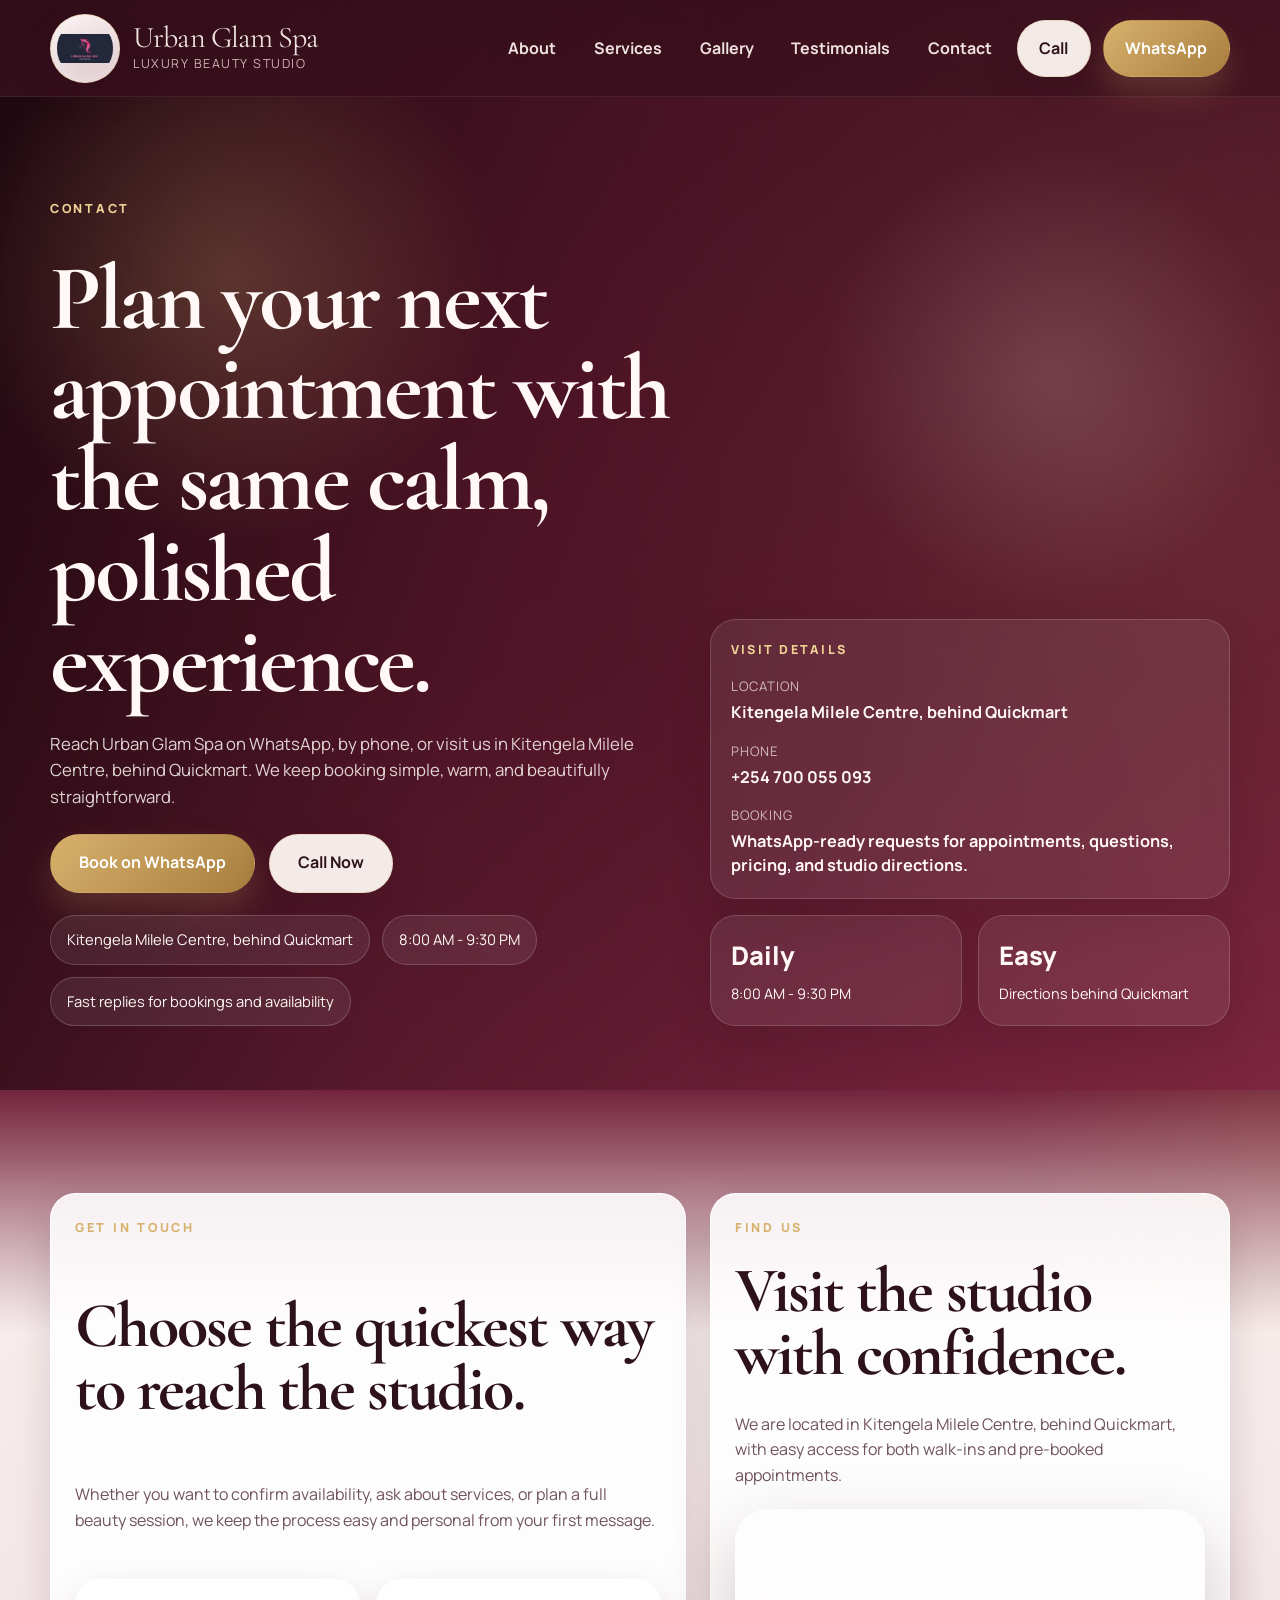
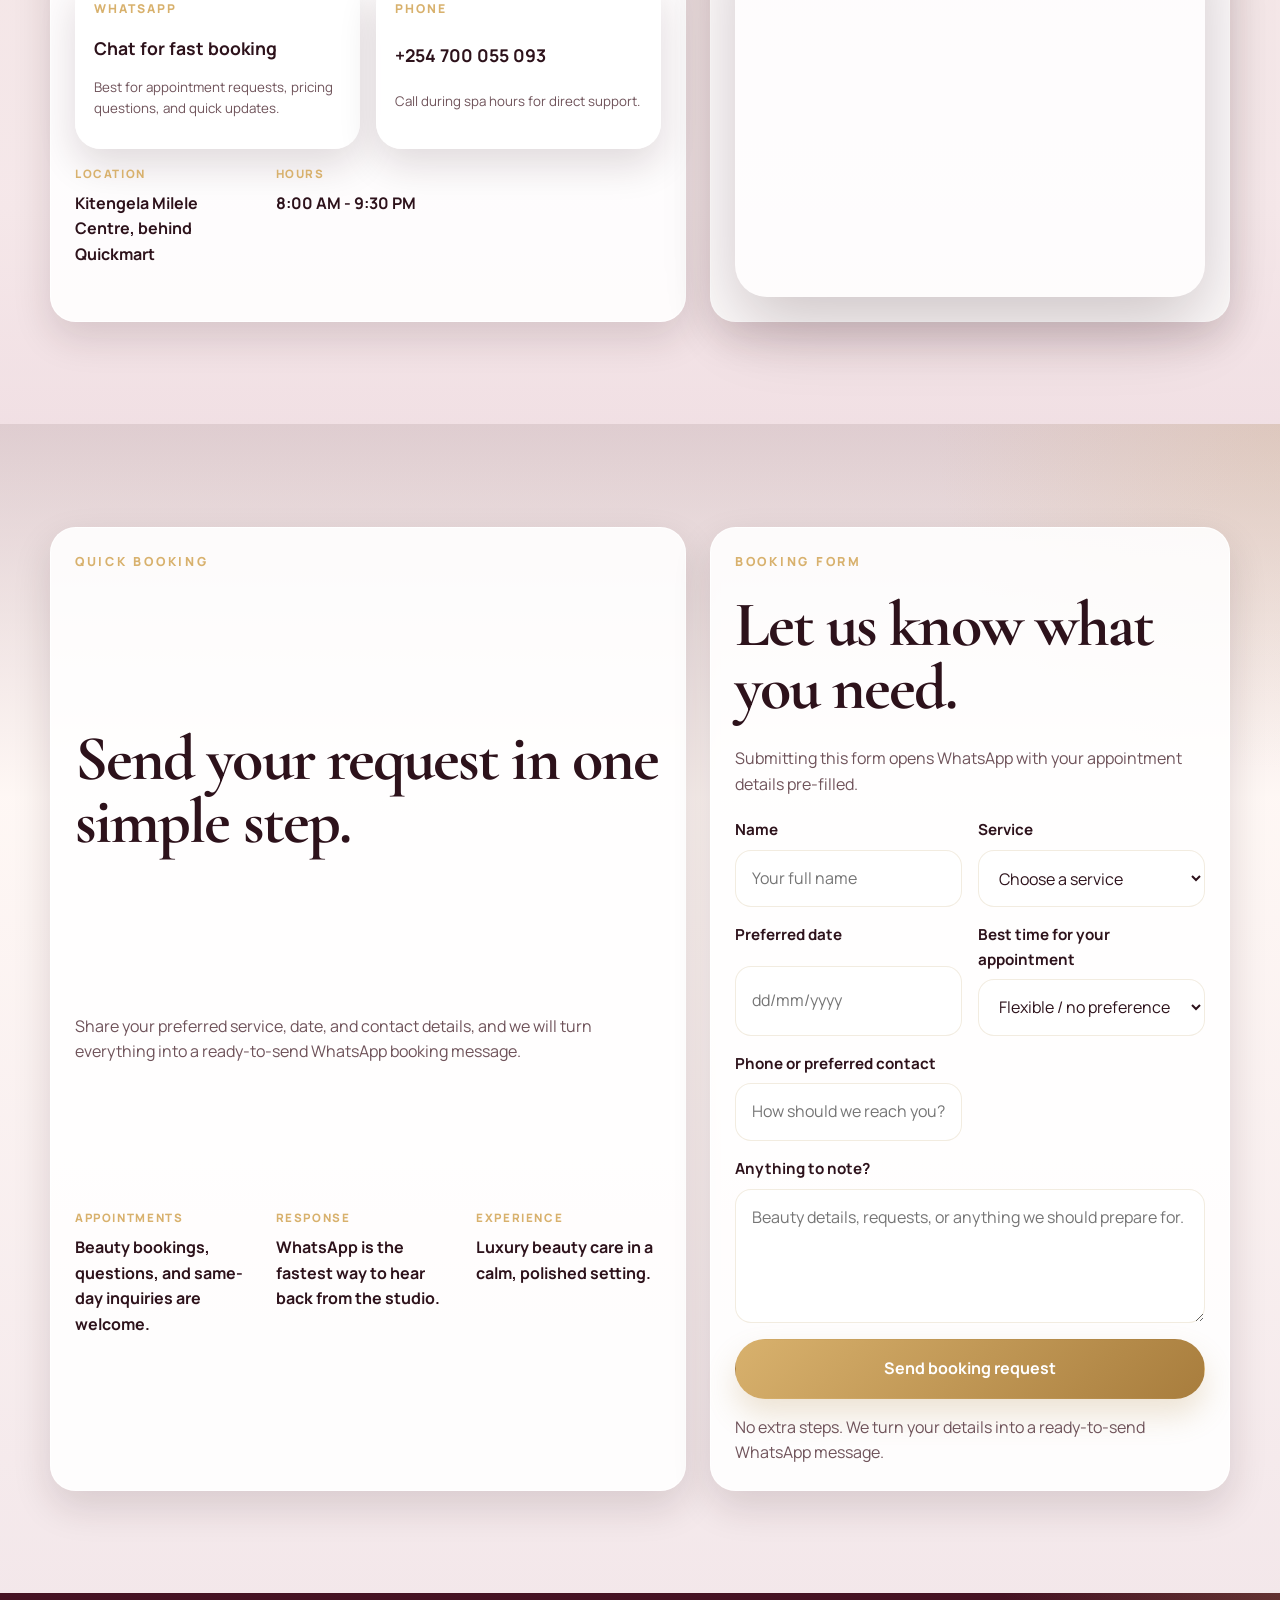
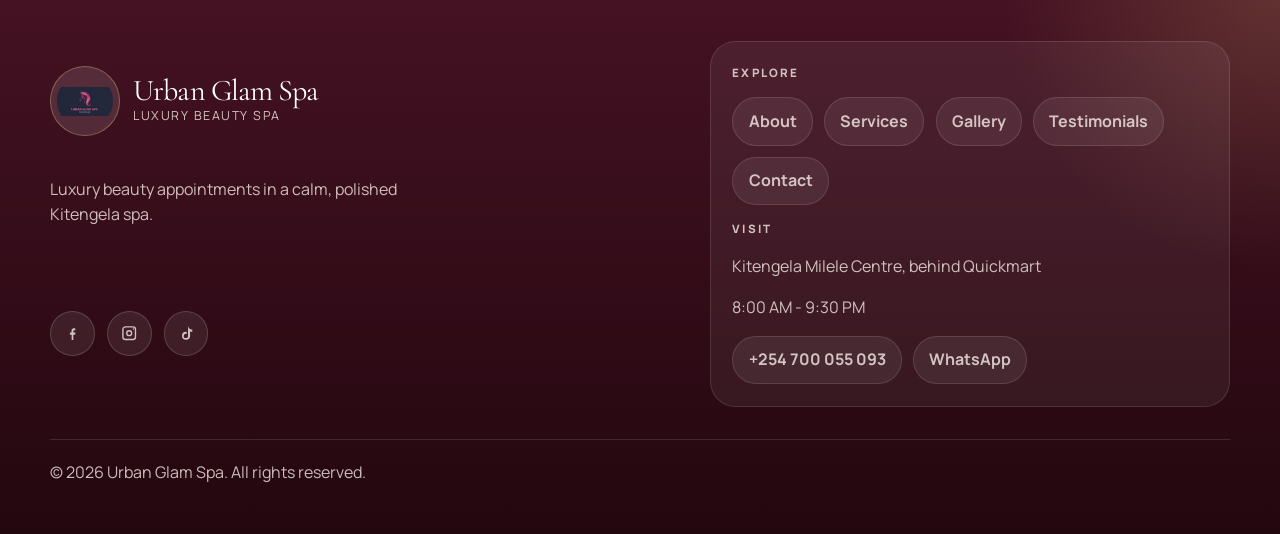
<file: contact.html>
<!DOCTYPE html>
<html lang="en">

<head>
    <meta charset="UTF-8">
    <meta name="viewport" content="width=device-width, initial-scale=1.0">
    <meta name="description"
        content="Contact Urban Glam Spa in Kitengela Milele Centre, behind Quickmart. Book premium beauty appointments by WhatsApp, phone, or visit the spa directly.">
    <meta name="theme-color" content="#4b1325">
    <meta property="og:title" content="Contact Urban Glam Spa | Luxury Beauty Spa in Kitengela">
    <meta name="keywords" content="spa in Kitengela, beauty salon Kitengela, nails, lashes, braiding, Urban Glam Spa">
    <meta property="og:description"
        content="Reach Urban Glam Spa by WhatsApp, phone, or visit our Kitengela beauty spa for premium beauty appointments.">
    <meta property="og:type" content="website">
    <meta property="og:image"
        content="https://images.pexels.com/photos/33580449/pexels-photo-33580449.jpeg?auto=compress&cs=tinysrgb&w=1600">
    <meta name="twitter:card" content="summary_large_image">
    <title>Contact Urban Glam Spa | Luxury Beauty Studio in Kitengela</title>
    <link rel="preconnect" href="https://fonts.googleapis.com">
    <link rel="preconnect" href="https://fonts.gstatic.com" crossorigin>
    <link
        href="https://fonts.googleapis.com/css2?family=Cormorant+Garamond:wght@500;600;700&family=Manrope:wght@400;500;600;700;800&display=swap"
        rel="stylesheet">
    <link rel="stylesheet" href="style.css">
    <link rel="icon"
        href="data:image/svg+xml,%3Csvg xmlns='http://www.w3.org/2000/svg' viewBox='0 0 64 64'%3E%3Crect width='64' height='64' rx='18' fill='%234b1325'/%3E%3Cpath d='M20 18v17c0 7 4 11 12 11s12-4 12-11V18' fill='none' stroke='%23d8b16d' stroke-width='5' stroke-linecap='round'/%3E%3Ccircle cx='32' cy='19' r='4' fill='%23fff5ef'/%3E%3C/svg%3E">
</head>

<body>
    <a class="skip-link" href="#main-content">Skip to content</a>

    <header class="site-header" id="top">
        <div class="container header-inner">
            <a class="brand" href="index.html" aria-label="Urban Glam Spa home">
                <span class="brand-mark" aria-hidden="true">
                    <img class="brand-logo" src="images/urban glam logo.jpeg" alt="" width="1024" height="535">
                </span>
                <span class="brand-copy">
                    <span class="brand-name" data-business-name>Urban Glam Spa</span>
                    <span class="brand-meta">Luxury beauty studio</span>
                </span>
            </a>

            <button class="nav-toggle" id="nav-toggle" aria-expanded="false" aria-controls="site-nav"
                aria-label="Open menu">
                <span></span>
                <span></span>
                <span></span>
            </button>

            <nav class="site-nav" id="site-nav" aria-label="Primary navigation">
                <a href="index.html#about">About</a>
                <a href="index.html#services">Services</a>
                <a href="index.html#gallery">Gallery</a>
                <a href="index.html#testimonials">Testimonials</a>
                <a href="#contact">Contact</a>
                <a class="button button-outline button-nav" href="tel:+254700055093" data-phone-link>Call</a>
                <a class="button button-whatsapp button-nav" href="https://wa.me/254700055093"
                    data-whatsapp-link>WhatsApp</a>
            </nav>
        </div>
    </header>

    <main id="main-content">
        <section class="hero" id="contact-hero"
            style="--hero-image: url('https://images.pexels.com/photos/33580449/pexels-photo-33580449.jpeg?auto=compress&cs=tinysrgb&w=1600');">
            <div class="hero-overlay" aria-hidden="true"></div>
            <div class="container hero-grid">
                <div class="hero-copy" data-reveal>
                    <p class="eyebrow">Contact</p>
                    <h1>Plan your next appointment with the same calm, polished experience.</h1>
                    <p class="hero-lead">
                        Reach Urban Glam Spa on WhatsApp, by phone, or visit us in Kitengela Milele Centre, behind
                        Quickmart. We keep booking simple, warm, and beautifully straightforward.
                    </p>

                    <div class="hero-actions">
                        <a class="button button-whatsapp button-lg" href="https://wa.me/254700055093"
                            data-whatsapp-link>Book on WhatsApp</a>
                        <a class="button button-outline button-lg" href="tel:+254700055093" data-phone-link>Call
                            Now</a>
                    </div>

                    <ul class="hero-trust" role="list">
                        <li data-address>Kitengela Milele Centre, behind Quickmart</li>
                        <li data-hours>8:00 AM - 9:30 PM</li>
                        <li>Fast replies for bookings and availability</li>
                    </ul>
                </div>

                <aside class="hero-panel" data-reveal>
                    <div class="hero-panel-card">
                        <p class="panel-label">Visit Details</p>
                        <div class="panel-stack">
                            <article>
                                <span>Location</span>
                                <strong data-address>Kitengela Milele Centre, behind Quickmart</strong>
                            </article>
                            <article>
                                <span>Phone</span>
                                <strong data-phone-display>+254 700 055 093</strong>
                            </article>
                            <article>
                                <span>Booking</span>
                                <strong>WhatsApp-ready requests for appointments, questions, pricing, and studio
                                    directions.</strong>
                            </article>
                        </div>
                    </div>

                    <div class="hero-badges">
                        <div class="mini-badge">
                            <span class="mini-badge-value">Daily</span>
                            <span class="mini-badge-label" data-hours>8:00 AM - 9:30 PM</span>
                        </div>
                        <div class="mini-badge">
                            <span class="mini-badge-value">Easy</span>
                            <span class="mini-badge-label">Directions behind Quickmart</span>
                        </div>
                    </div>
                </aside>
            </div>
        </section>

        <section class="section section-tint">
            <div class="container booking-grid">
                <div class="contact-panel" data-reveal>
                    <p class="eyebrow">Get In Touch</p>
                    <h2>Choose the quickest way to reach the studio.</h2>
                    <p>
                        Whether you want to confirm availability, ask about services, or plan a full beauty session, we
                        keep the process easy and personal from your first message.
                    </p>

                    <div class="contact-actions">
                        <a class="contact-action-card" href="https://wa.me/254700055093" data-whatsapp-link>
                            <span class="contact-action-label">WhatsApp</span>
                            <strong>Chat for fast booking</strong>
                            <small>Best for appointment requests, pricing questions, and quick updates.</small>
                        </a>

                        <a class="contact-action-card" href="tel:+254700055093" data-phone-link>
                            <span class="contact-action-label">Phone</span>
                            <strong data-phone-display>+254 700 055 093</strong>
                            <small>Call during spa hours for direct support.</small>
                        </a>
                    </div>

                    <div class="contact-details">
                        <article>
                            <span>Location</span>
                            <strong data-address>Kitengela Milele Centre, behind Quickmart</strong>
                        </article>
                        <article>
                            <span>Hours</span>
                            <strong data-hours>8:00 AM - 9:30 PM</strong>
                        </article>



                    </div>
                </div>

                <div class="booking-form-card" data-reveal>
                    <div class="form-header">
                        <p class="eyebrow">Find Us</p>
                        <h2>Visit the studio with confidence.</h2>
                        <p>
                            We are located in Kitengela Milele Centre, behind Quickmart, with easy access for both
                            walk-ins and pre-booked appointments.
                        </p>
                    </div>

                    <div class="about-main-photo">
                        <iframe
                            src="https://www.google.com/maps/embed?pb=!1m18!1m12!1m3!1d3988.4907166289286!2d36.9587875!3d-1.4781119999999999!2m3!1f0!2f0!3f0!3m2!1i1024!2i768!4f13.1!3m3!1m2!1s0x182f9f46666e35a3%3A0x757031e3a46022fc!2sURBAN%20GLAM%20SPA!5e0!3m2!1sen!2ske!4v1776281145841!5m2!1sen!2ske"
                            title="Map to Urban Glam Spa" width="100%" height="380" style="border:0;" allowfullscreen
                            loading="lazy" referrerpolicy="no-referrer-when-downgrade"></iframe>
                    </div>
                </div>
            </div>
        </section>

        <section class="section section-cta" id="contact">
            <div class="container booking-grid">
                <div class="contact-panel" data-reveal>
                    <p class="eyebrow">Quick Booking</p>
                    <h2>Send your request in one simple step.</h2>
                    <p>
                        Share your preferred service, date, and contact details, and we will turn everything into a
                        ready-to-send WhatsApp booking message.
                    </p>

                    <div class="contact-details">
                        <article>
                            <span>Appointments</span>
                            <strong>Beauty bookings, questions, and same-day inquiries are welcome.</strong>
                        </article>
                        <article>
                            <span>Response</span>
                            <strong>WhatsApp is the fastest way to hear back from the studio.</strong>
                        </article>
                        <article>
                            <span>Experience</span>
                            <strong>Luxury beauty care in a calm, polished setting.</strong>
                        </article>
                    </div>
                </div>

                <div class="booking-form-card" data-reveal>
                    <div class="form-header">
                        <p class="eyebrow">Booking Form</p>
                        <h2>Let us know what you need.</h2>
                        <p>Submitting this form opens WhatsApp with your appointment details pre-filled.</p>
                    </div>

                    <form class="booking-form" id="booking-form">
                        <div class="form-grid">
                            <label>
                                <span>Name</span>
                                <input type="text" name="name" placeholder="Your full name" required>
                            </label>

                            <label>
                                <span>Service</span>
                                <select name="service" required>
                                    <option value="">Choose a service</option>
                                    <option value="Braiding">Braiding</option>
                                    <option value="Lashes">Lashes</option>
                                    <option value="Weaving">Weaving</option>
                                    <option value="Hair Color &amp; Dye">Hair Color &amp; Dye</option>
                                    <option value="Nails">Nails</option>
                                    <option value="Facial">Facial</option>
                                </select>
                            </label>

                            <label>
                                <span>Preferred date</span>
                                <input type="text" name="date" id="booking-date" inputmode="numeric"
                                    placeholder="dd/mm/yyyy" pattern="\d{2}/\d{2}/\d{4}" maxlength="10"
                                    title="Use dd/mm/yyyy">
                            </label>

                            <label>
                                <span>Best time for your appointment</span>
                                <select name="time" id="booking-time">
                                    <option value="">Flexible / no preference</option>
                                    <optgroup label="Morning">
                                        <option value="8:00 AM">8:00 AM</option>
                                        <option value="8:30 AM">8:30 AM</option>
                                        <option value="9:00 AM">9:00 AM</option>
                                        <option value="9:30 AM">9:30 AM</option>
                                        <option value="10:00 AM">10:00 AM</option>
                                        <option value="10:30 AM">10:30 AM</option>
                                        <option value="11:00 AM">11:00 AM</option>
                                        <option value="11:30 AM">11:30 AM</option>
                                    </optgroup>
                                    <optgroup label="Afternoon">
                                        <option value="12:00 PM">12:00 PM</option>
                                        <option value="12:30 PM">12:30 PM</option>
                                        <option value="1:00 PM">1:00 PM</option>
                                        <option value="1:30 PM">1:30 PM</option>
                                        <option value="2:00 PM">2:00 PM</option>
                                        <option value="2:30 PM">2:30 PM</option>
                                        <option value="3:00 PM">3:00 PM</option>
                                        <option value="3:30 PM">3:30 PM</option>
                                        <option value="4:00 PM">4:00 PM</option>
                                        <option value="4:30 PM">4:30 PM</option>
                                    </optgroup>
                                    <optgroup label="Evening">
                                        <option value="5:00 PM">5:00 PM</option>
                                        <option value="5:30 PM">5:30 PM</option>
                                        <option value="6:00 PM">6:00 PM</option>
                                        <option value="6:30 PM">6:30 PM</option>
                                        <option value="7:00 PM">7:00 PM</option>
                                        <option value="7:30 PM">7:30 PM</option>
                                        <option value="8:00 PM">8:00 PM</option>
                                        <option value="8:30 PM">8:30 PM</option>
                                        <option value="9:00 PM">9:00 PM</option>
                                        <option value="9:30 PM">9:30 PM</option>
                                    </optgroup>
                                </select>
                            </label>

                            <label>
                                <span>Phone or preferred contact</span>
                                <input type="text" name="contact" placeholder="How should we reach you?" required>
                            </label>
                        </div>

                        <label>
                            <span>Anything to note?</span>
                            <textarea name="notes" rows="4"
                                placeholder="Beauty details, requests, or anything we should prepare for."></textarea>
                        </label>

                        <button class="button button-whatsapp button-lg" type="submit">Send booking request</button>
                        <p class="form-note">No extra steps. We turn your details into a ready-to-send WhatsApp
                            message.</p>
                    </form>
                </div>
            </div>
        </section>
    </main>

    <footer class="site-footer">
        <div class="container footer-grid">
            <div class="footer-brand">
                <a class="brand brand-footer" href="index.html">
                    <span class="brand-mark" aria-hidden="true">
                        <img class="brand-logo" src="images/urban glam logo.jpeg" alt="" width="1024" height="535">
                    </span>
                    <span class="brand-copy">
                        <span class="brand-name" data-business-name>Urban Glam Spa</span>
                        <span class="brand-meta">Luxury beauty spa</span>
                    </span>
                </a>
                <p>Luxury beauty appointments in a calm, polished Kitengela spa.</p>
                <div class="social-links" aria-label="Social media">
                    <a class="social-link" href="https://www.facebook.com/share/1GmUrBuKxW/" aria-label="Facebook">
                        <svg viewBox="0 0 24 24" aria-hidden="true">
                            <path fill="currentColor"
                                d="M13.5 21v-7h2.3l.4-2.8h-2.7V9.4c0-.8.2-1.4 1.4-1.4H16V5.6c-.2 0-.9-.1-1.8-.1-1.8 0-3.1 1.1-3.1 3.3v2.4H9v2.8h2.3v7h2.2Z" />
                        </svg>
                    </a>
                    <a class="social-link" href="https://www.instagram.com/urbanglamspa?igsh=MWZmYXN2dnV6aWNyMA=="
                        aria-label="Instagram">
                        <svg viewBox="0 0 24 24" aria-hidden="true">
                            <path fill="none" stroke="currentColor" stroke-width="1.8"
                                d="M7 3.8h10c1.8 0 3.2 1.4 3.2 3.2v10c0 1.8-1.4 3.2-3.2 3.2H7A3.2 3.2 0 0 1 3.8 17V7C3.8 5.2 5.2 3.8 7 3.8Z" />
                            <circle cx="12" cy="12" r="3.2" fill="none" stroke="currentColor" stroke-width="1.8" />
                            <circle cx="17.4" cy="6.6" r="1" fill="currentColor" />
                        </svg>
                    </a>
                    <a class="social-link" href="https://www.tiktok.com/@urbanglamspa?_r=1&_t=ZS-95UuEpwZheH"
                        aria-label="TikTok">
                        <svg viewBox="0 0 24 24" aria-hidden="true">
                            <path fill="currentColor"
                                d="M14.6 3c.3 1.8 1.3 3.2 3 4 .8.4 1.7.6 2.4.6v2.6c-1 0-2-.2-2.9-.5v5.7a5.3 5.3 0 1 1-5.3-5.3c.3 0 .6 0 .9.1v2.8a2.8 2.8 0 1 0 1.7 2.5V3h2.2Z" />
                        </svg>
                    </a>
                </div>
            </div>

            <div class="footer-panel">
                <p class="footer-label">Explore</p>
                <div class="footer-nav">
                    <a href="index.html#about">About</a>
                    <a href="index.html#services">Services</a>
                    <a href="index.html#gallery">Gallery</a>
                    <a href="index.html#testimonials">Testimonials</a>
                    <a href="#contact">Contact</a>
                </div>

                <p class="footer-label">Visit</p>
                <p class="footer-copy" data-address>Kitengela Milele Centre, behind Quickmart</p>
                <p class="footer-copy" data-hours>8:00 AM - 9:30 PM</p>
                <div class="footer-actions">
                    <a class="footer-action" href="tel:+254700055093" data-phone-link data-phone-display>+254 700 055
                        093</a>
                    <a class="footer-action" href="https://wa.me/254700055093" data-whatsapp-link>WhatsApp</a>
                </div>
            </div>
        </div>

        <div class="container footer-bottom">
            <p>&copy; <span data-year></span> <span data-business-name>Urban Glam Spa</span>. All rights reserved.</p>
        </div>
    </footer>

    <div class="mobile-cta" aria-label="Quick actions">
        <a class="button button-whatsapp" href="https://wa.me/254700055093" data-whatsapp-link>WhatsApp</a>
        <a class="button button-outline" href="tel:+254700055093" data-phone-link>Call</a>
    </div>

    <script type="application/ld+json">
        {
            "@context": "https://schema.org",
            "@type": "BeautySalon",
            "name": "Urban Glam Spa",
            "image": "https://images.pexels.com/photos/33580449/pexels-photo-33580449.jpeg?auto=compress&cs=tinysrgb&w=1600",
            "telephone": "+254700055093",
            "address": {
                "@type": "PostalAddress",
                "streetAddress": "Kitengela Milele Centre, behind Quickmart",
                "addressCountry": "KE"
            },
            "areaServed": "Kitengela",
            "priceRange": "$$"
        }
    </script>

    <script src="script.js"></script>
</body>

</html>
</file>
<file: style.css>
:root {
    --primary: #8f2744;
    --primary-deep: #59162a;
    --primary-soft: #f0dde2;
    --accent: #d8b16d;
    --accent-deep: #a87d3d;
    --bg: #f8f0f0;
    --surface: rgba(255, 249, 246, 0.86);
    --surface-strong: #fff8f5;
    --surface-soft: #f6ecec;
    --text: #2d121b;
    --muted: #6f535a;
    --line: rgba(216, 177, 109, 0.2);
    --success: #25d366;
    --shadow: 0 28px 70px rgba(41, 11, 20, 0.22);
    --shadow-soft: 0 16px 38px rgba(41, 11, 20, 0.14);
    --radius-lg: 1.6rem;
    --radius-md: 1.1rem;
    --transition: 220ms ease;
    --container: 1180px;
    --header-height: 5.4rem;
}

*,
*::before,
*::after {
    box-sizing: border-box;
}

html {
    scroll-behavior: smooth;
}

body {
    margin: 0;
    font-family: "Manrope", sans-serif;
    color: var(--text);
    background:
        radial-gradient(circle at 14% 8%, rgba(143, 39, 68, 0.42), transparent 24%),
        radial-gradient(circle at 88% 12%, rgba(216, 177, 109, 0.2), transparent 16%),
        linear-gradient(180deg, #2b0c17 0%, #4b1325 18%, #7a2842 31%, #f4e9ea 48%, #fcf8f5 100%);
    line-height: 1.6;
    overflow-x: hidden;
}

img {
    display: block;
    max-width: 100%;
}

a {
    color: inherit;
    text-decoration: none;
}

button,
input,
select,
textarea {
    font: inherit;
}

button {
    cursor: pointer;
}

[hidden] {
    display: none !important;
}

.skip-link {
    position: absolute;
    left: 1rem;
    top: -5rem;
    z-index: 999;
    padding: 0.75rem 1rem;
    background: var(--accent);
    color: #fff;
    border-radius: 999px;
    transition: top var(--transition);
}

.skip-link:focus-visible {
    top: 1rem;
}

.container {
    width: min(100% - 2rem, var(--container));
    margin: 0 auto;
}

.section {
    padding: clamp(4.8rem, 8vw, 7rem) 0;
}

.section-tint {
    background:
        radial-gradient(circle at top right, rgba(216, 177, 109, 0.12), transparent 18%),
        linear-gradient(180deg, rgba(89, 22, 42, 0.06) 0%, rgba(255, 249, 246, 0.92) 26%, rgba(240, 221, 226, 0.8) 100%);
}

.section-cta {
    background:
        radial-gradient(circle at top right, rgba(216, 177, 109, 0.18), transparent 20%),
        linear-gradient(180deg, rgba(89, 22, 42, 0.14) 0%, rgba(255, 248, 245, 0.94) 32%, rgba(243, 231, 234, 0.98) 100%);
}

.section-heading {
    max-width: 46rem;
    margin: 0 auto 2.75rem;
    text-align: center;
}

.section-heading-split {
    display: grid;
    gap: 1.25rem;
    align-items: end;
    margin-bottom: 2rem;
}

.eyebrow {
    margin: 0 0 0.75rem;
    color: var(--accent);
    letter-spacing: 0.22em;
    text-transform: uppercase;
    font-size: 0.78rem;
    font-weight: 800;
}

h1,
h2,
h3,
.brand-name {
    font-family: "Cormorant Garamond", serif;
    letter-spacing: -0.03em;
    line-height: 0.98;
    margin: 0;
}

h1 {
    font-size: clamp(3.2rem, 9vw, 5.8rem);
}

h2 {
    font-size: clamp(2.4rem, 6vw, 4rem);
    margin-bottom: 1rem;
}

h3 {
    font-size: clamp(1.55rem, 3vw, 2rem);
    margin-bottom: 0.75rem;
}

p {
    margin: 0;
    color: var(--muted);
}

section[id] {
    scroll-margin-top: calc(var(--header-height) + 1rem);
}

.button {
    display: inline-flex;
    align-items: center;
    justify-content: center;
    gap: 0.5rem;
    min-height: 3.2rem;
    padding: 0.9rem 1.35rem;
    border-radius: 999px;
    border: 1px solid transparent;
    font-weight: 700;
    transition:
        transform var(--transition),
        box-shadow var(--transition),
        background-color var(--transition),
        border-color var(--transition),
        color var(--transition);
}

.button:hover,
.button:focus-visible {
    transform: translateY(-2px);
}

.button:focus-visible,
.nav-toggle:focus-visible,
.filter-button:focus-visible,
.gallery-button:focus-visible,
.slider-button:focus-visible,
.dot:focus-visible,
input:focus-visible,
select:focus-visible,
textarea:focus-visible,
.lightbox-close:focus-visible {
    outline: 2px solid rgba(184, 148, 83, 0.5);
    outline-offset: 3px;
}

.button-primary,
.button-whatsapp {
    color: #fff;
    background: linear-gradient(135deg, var(--accent), var(--accent-deep));
    box-shadow: 0 16px 30px rgba(184, 148, 83, 0.24);
}

.button-outline {
    color: var(--text);
    background: rgba(255, 248, 245, 0.94);
    border-color: rgba(216, 177, 109, 0.24);
    box-shadow: var(--shadow-soft);
}

.button-secondary {
    color: var(--text);
    background: var(--primary-soft);
    border-color: rgba(219, 167, 179, 0.25);
    box-shadow: var(--shadow-soft);
}

.button-lg {
    min-height: 3.7rem;
    padding-inline: 1.75rem;
}

.site-header {
    position: sticky;
    top: 0;
    z-index: 40;
    padding: 0.85rem 0;
}

.site-header::before {
    content: "";
    position: absolute;
    inset: 0;
    background: linear-gradient(135deg, rgba(43, 12, 23, 0.82), rgba(75, 19, 37, 0.68));
    backdrop-filter: blur(18px);
    border-bottom: 1px solid rgba(255, 255, 255, 0.08);
    transition: border-color var(--transition), box-shadow var(--transition), background-color var(--transition);
}

.site-header.is-scrolled::before {
    background: linear-gradient(135deg, rgba(43, 12, 23, 0.94), rgba(75, 19, 37, 0.88));
    border-color: var(--line);
    box-shadow: var(--shadow-soft);
}

.header-inner {
    position: relative;
    display: flex;
    align-items: center;
    justify-content: space-between;
    gap: 1rem;
}

.brand {
    display: inline-flex;
    align-items: center;
    gap: 0.85rem;
    min-width: 0;
}

.brand-mark {
    display: inline-flex;
    flex-shrink: 0;
    align-items: center;
    justify-content: center;
    inline-size: clamp(3.45rem, 8vw, 4.35rem);
    block-size: clamp(3.45rem, 8vw, 4.35rem);
    padding: 0.35rem;
    border-radius: 50%;
    overflow: hidden;
    background: linear-gradient(135deg, rgba(255, 250, 248, 0.99), rgba(242, 225, 229, 0.96));
    border: 1px solid rgba(216, 177, 109, 0.36);
    box-shadow: var(--shadow-soft);
}

.brand-logo {
    display: block;
    width: 100%;
    height: 100%;
    object-fit: contain;
    border-radius: 50%;
    filter: drop-shadow(0 8px 16px rgba(89, 22, 42, 0.16));
}

.brand-copy {
    display: grid;
    gap: 0.05rem;
    min-width: 0;
}

.brand-name {
    font-size: clamp(1.5rem, 4.2vw, 1.88rem);
    color: var(--text);
}

.brand-meta {
    color: var(--muted);
    font-size: 0.78rem;
    letter-spacing: 0.12em;
    text-transform: uppercase;
    white-space: nowrap;
}

.site-header .brand-name,
.site-header .brand-meta,
.site-nav>a:not(.button) {
    color: rgba(255, 244, 239, 0.92);
}

.site-header .brand-meta {
    color: rgba(255, 236, 228, 0.74);
}

.nav-toggle {
    position: relative;
    z-index: 3;
    display: inline-flex;
    flex-direction: column;
    justify-content: center;
    gap: 0.28rem;
    inline-size: 3rem;
    block-size: 3rem;
    border: 1px solid rgba(216, 177, 109, 0.24);
    border-radius: 50%;
    background: rgba(255, 248, 245, 0.14);
    box-shadow: var(--shadow-soft);
}

.nav-toggle span {
    inline-size: 1.15rem;
    block-size: 2px;
    margin-inline: auto;
    background: #fff4ee;
    border-radius: 999px;
    transition: transform var(--transition), opacity var(--transition);
}

.nav-toggle.is-active span:nth-child(1) {
    transform: translateY(6px) rotate(45deg);
}

.nav-toggle.is-active span:nth-child(2) {
    opacity: 0;
}

.nav-toggle.is-active span:nth-child(3) {
    transform: translateY(-6px) rotate(-45deg);
}

.site-nav {
    position: absolute;
    inset: calc(100% + 0.75rem) 0 auto;
    display: grid;
    gap: 0.5rem;
    padding: 1rem;
    background: linear-gradient(180deg, rgba(54, 14, 28, 0.98), rgba(75, 19, 37, 0.98));
    border: 1px solid var(--line);
    border-radius: 1.5rem;
    box-shadow: var(--shadow);
    opacity: 0;
    pointer-events: none;
    transform: translateY(-10px);
    transition: opacity var(--transition), transform var(--transition);
}

.site-nav.is-open {
    opacity: 1;
    pointer-events: auto;
    transform: translateY(0);
}

.site-nav>a:not(.button) {
    padding: 0.75rem 0.35rem;
    font-weight: 700;
}

.site-nav>a:not(.button):hover,
.site-nav>a:not(.button):focus-visible {
    color: var(--accent);
}

.button-nav {
    width: 100%;
}

.hero {
    position: relative;
    isolation: isolate;
    padding: clamp(4rem, 8vw, 6.5rem) 0 3rem;
    min-height: calc(100svh - 2rem);
    display: grid;
    align-items: end;
    background:
        linear-gradient(108deg, rgba(26, 7, 13, 0.9) 0%, rgba(75, 19, 37, 0.72) 42%, rgba(143, 39, 68, 0.36) 100%),
        var(--hero-image) center/cover;
}

.hero-overlay {
    position: absolute;
    inset: 0;
    z-index: -1;
    background:
        radial-gradient(circle at 18% 18%, rgba(216, 177, 109, 0.24), transparent 20%),
        radial-gradient(circle at 82% 28%, rgba(240, 221, 226, 0.16), transparent 18%);
}

.hero-grid {
    display: grid;
    gap: 1.5rem;
    align-items: end;
}

.hero-copy {
    display: grid;
    gap: 1.4rem;
    max-width: 44rem;
}

.hero-copy .eyebrow,
.hero-copy h1,
.hero-panel-card strong,
.hero-panel-card span,
.hero-badges span,
.hero-trust li {
    color: #fff8f7;
}

.hero-copy .eyebrow,
.panel-label {
    color: #f1d395;
}

.hero-lead {
    max-width: 38rem;
    font-size: 1.05rem;
    color: rgba(255, 248, 247, 0.84);
}

.hero-actions {
    display: flex;
    flex-wrap: wrap;
    gap: 0.9rem;
}

.hero-trust {
    display: flex;
    flex-wrap: wrap;
    gap: 0.75rem;
    padding: 0;
    margin: 0;
    list-style: none;
}

.hero-trust li {
    padding: 0.75rem 1rem;
    border: 1px solid rgba(255, 255, 255, 0.18);
    border-radius: 999px;
    background: rgba(255, 255, 255, 0.08);
    backdrop-filter: blur(10px);
    font-size: 0.92rem;
}

.hero-panel {
    display: grid;
    gap: 1rem;
}

.hero-panel-card,
.mini-badge {
    padding: 1.25rem;
    border: 1px solid rgba(255, 255, 255, 0.16);
    border-radius: var(--radius-lg);
    background: rgba(255, 255, 255, 0.08);
    backdrop-filter: blur(12px);
    box-shadow: var(--shadow-soft);
}

.panel-label {
    margin-bottom: 1rem;
    letter-spacing: 0.18em;
    text-transform: uppercase;
    font-size: 0.78rem;
    font-weight: 800;
}

.panel-stack {
    display: grid;
    gap: 1rem;
}

.panel-stack article {
    display: grid;
    gap: 0.25rem;
}

.panel-stack span {
    color: rgba(255, 248, 247, 0.7);
    font-size: 0.82rem;
    letter-spacing: 0.08em;
    text-transform: uppercase;
}

.panel-stack strong {
    font-size: 1.02rem;
    line-height: 1.45;
}

.hero-badges {
    display: grid;
    grid-template-columns: repeat(2, minmax(0, 1fr));
    gap: 1rem;
}

.mini-badge {
    min-height: 6.25rem;
    align-content: end;
}

.mini-badge-value {
    display: block;
    font-size: 1.6rem;
    font-weight: 800;
}

.mini-badge-label {
    display: block;
    margin-top: 0.35rem;
    color: rgba(255, 248, 247, 0.74);
    font-size: 0.9rem;
}
.about-grid,
.booking-grid,
.testimonials-layout {
    display: grid;
    gap: 1.5rem;
}

.about-visuals {
    position: relative;
    display: grid;
    gap: 1rem;
}

.about-main-photo {
    margin: 0;
    min-height: 24rem;
    border-radius: 2rem;
    overflow: hidden;
    box-shadow: var(--shadow);
}

.about-main-photo img {
    inline-size: 100%;
    block-size: 100%;
    object-fit: cover;
}

.about-floating-note,
.about-floating-grid article,
.review-summary,
.contact-action-card,
.booking-form-card,
.testimonial-slider,
.contact-panel {
    border-radius: var(--radius-lg);
    background: rgba(255, 255, 255, 0.88);
    border: 1px solid rgba(255, 255, 255, 0.92);
    box-shadow: var(--shadow-soft);
}

.about-floating-note {
    padding: 1.2rem 1.25rem;
    max-width: 22rem;
}

.note-label {
    display: block;
    margin-bottom: 0.45rem;
    color: var(--accent);
    font-size: 0.76rem;
    font-weight: 800;
    letter-spacing: 0.18em;
    text-transform: uppercase;
}

.about-floating-note strong {
    color: var(--text);
    font-size: 1.05rem;
    line-height: 1.45;
}

.about-floating-grid {
    display: grid;
    gap: 1rem;
}

.about-floating-grid article {
    padding: 1.15rem;
}

.about-floating-grid span,
.contact-details span {
    display: block;
    margin-bottom: 0.45rem;
    color: var(--accent);
    letter-spacing: 0.14em;
    text-transform: uppercase;
    font-size: 0.72rem;
    font-weight: 800;
}

.about-floating-grid strong,
.contact-details strong {
    color: var(--text);
    line-height: 1.45;
}

.about-copy {
    display: grid;
    gap: 1rem;
    align-content: center;
}

.value-grid {
    display: grid;
    gap: 1rem;
    margin-top: 0.6rem;
}

.value-card {
    padding: 1.25rem;
    border-radius: var(--radius-lg);
    background: rgba(255, 255, 255, 0.76);
    border: 1px solid rgba(184, 148, 83, 0.08);
}

.value-card h3 {
    margin-top: 0.9rem;
}

.value-icon,
.service-icon {
    display: inline-grid;
    place-items: center;
    inline-size: 3rem;
    block-size: 3rem;
    border-radius: 1rem;
    color: var(--accent);
    background: linear-gradient(135deg, rgba(255, 245, 242, 0.95), rgba(255, 255, 255, 0.98));
    border: 1px solid rgba(216, 177, 109, 0.22);
    box-shadow: var(--shadow-soft);
}

.value-icon svg,
.service-icon svg {
    inline-size: 1.3rem;
    block-size: 1.3rem;
}

.services-grid {
    display: grid;
    gap: 1rem;
}

#services {
    background:
        radial-gradient(circle at top left, rgba(216, 177, 109, 0.14), transparent 20%),
        linear-gradient(180deg, rgba(255, 248, 245, 0.92) 0%, rgba(246, 236, 236, 0.98) 100%);
}

#services .section-heading {
    padding: clamp(1.4rem, 4vw, 2rem);
    border-radius: calc(var(--radius-lg) + 0.2rem);
    background: rgba(255, 251, 248, 0.84);
    border: 1px solid rgba(255, 255, 255, 0.88);
    box-shadow: var(--shadow-soft);
}

#services .section-heading h2,
#services .service-card h3 {
    color: var(--text);
}

#services .section-heading>p:last-child,
#services .service-card p {
    color: rgba(45, 18, 27, 0.82);
}

.service-card {
    position: relative;
    display: flex;
    flex-direction: column;
    overflow: hidden;
    border-radius: var(--radius-lg);
    background: linear-gradient(180deg, rgba(255, 251, 248, 0.98), rgba(246, 236, 236, 0.94));
    border: 1px solid rgba(216, 177, 109, 0.14);
    box-shadow: var(--shadow-soft);
    transition: transform var(--transition), box-shadow var(--transition), border-color var(--transition);
}

.service-card::before {
    content: "";
    position: absolute;
    inset: auto 0 0;
    height: 4px;
    background: linear-gradient(90deg, transparent, rgba(216, 177, 109, 0.8), transparent);
    opacity: 0;
    transition: opacity var(--transition);
}

.service-card:hover,
.service-card:focus-within {
    transform: translateY(-6px);
    box-shadow: var(--shadow);
    border-color: rgba(216, 177, 109, 0.3);
}

.service-card:hover::before,
.service-card:focus-within::before {
    opacity: 1;
}

.service-card-featured {
    background: linear-gradient(180deg, rgba(244, 231, 234, 0.98), rgba(255, 251, 248, 0.98));
}

.service-card-media {
    position: relative;
    flex-shrink: 0;
    aspect-ratio: 16 / 11;
    overflow: hidden;
    background: var(--primary-soft);
}

.service-card-media img {
    width: 100%;
    height: 100%;
    object-fit: cover;
    transition: transform 360ms ease;
}

.service-card:hover .service-card-media img,
.service-card:focus-within .service-card-media img {
    transform: scale(1.05);
}

.service-card-body {
    display: flex;
    flex-direction: column;
    flex: 1 1 auto;
    gap: 0.9rem;
    min-height: 0;
    padding: 1.5rem;
}

.service-meta {
    display: flex;
    flex-wrap: wrap;
    gap: 0.5rem;
}

.service-time {
    display: inline-flex;
    align-items: center;
    min-height: 2rem;
    padding: 0.35rem 0.8rem;
    border-radius: 999px;
    font-size: 0.82rem;
    font-weight: 800;
    letter-spacing: 0.03em;
    background: rgba(143, 39, 68, 0.1);
    color: var(--primary);
}

.service-link {
    display: inline-flex;
    align-items: center;
    gap: 0.45rem;
    margin-top: auto;
    color: var(--accent);
    font-weight: 800;
}

.service-link::after {
    content: "->";
    transition: transform var(--transition);
}

.service-link:hover::after,
.service-link:focus-visible::after {
    transform: translateX(4px);
}

.service-book-button {
    align-self: stretch;
    justify-content: center;
    margin-top: auto;
    width: 100%;
}

#services .section-cta {
    margin-top: 2rem;
    padding: 1.7rem;
    display: grid;
    gap: 0.8rem;
    justify-items: center;
    text-align: center;
    border-radius: var(--radius-lg);
    background: linear-gradient(145deg, rgba(255, 252, 250, 0.98), rgba(247, 236, 239, 0.98));
    border: 1px solid rgba(216, 177, 109, 0.22);
    box-shadow: var(--shadow-soft);
}

#services .section-cta p {
    margin: 0;
}

#services .section-cta .section-cta-title {
    color: var(--text);
    font-size: clamp(1.15rem, 2.5vw, 1.4rem);
    font-weight: 800;
    line-height: 1.3;
}

#services .section-cta .section-cta-copy {
    max-width: 36rem;
    color: rgba(45, 18, 27, 0.78);
    font-size: 0.98rem;
    line-height: 1.7;
}
.gallery-filters {
    display: flex;
    flex-wrap: wrap;
    gap: 0.6rem;
}

.filter-button {
    min-height: 2.75rem;
    padding: 0.7rem 1rem;
    border: 1px solid rgba(184, 148, 83, 0.2);
    border-radius: 999px;
    background: rgba(255, 255, 255, 0.82);
    color: var(--text);
    font-weight: 700;
    transition:
        background-color var(--transition),
        border-color var(--transition),
        color var(--transition),
        transform var(--transition);
}

.filter-button:hover,
.filter-button:focus-visible {
    transform: translateY(-2px);
}

.filter-button.is-active {
    background: linear-gradient(135deg, var(--accent), var(--accent-deep));
    border-color: transparent;
    color: #fff;
}

.gallery-grid {
    display: grid;
    gap: 1rem;
}

.gallery-card {
    grid-row: span var(--span);
    min-height: 16rem;
    border-radius: 1.8rem;
    overflow: hidden;
    box-shadow: var(--shadow-soft);
    background: var(--primary-soft);
}

.gallery-button {
    position: relative;
    display: block;
    inline-size: 100%;
    block-size: 100%;
    padding: 0;
    border: 0;
    background: transparent;
    text-align: left;
}

.gallery-button img {
    inline-size: 100%;
    block-size: 100%;
    object-fit: cover;
    transition: transform 380ms ease;
}

.gallery-button::after {
    content: "";
    position: absolute;
    inset: 0;
    background: linear-gradient(180deg, transparent 36%, rgba(47, 29, 36, 0.78));
}

.gallery-button:hover img,
.gallery-button:focus-visible img {
    transform: scale(1.06);
}

.gallery-caption {
    position: absolute;
    inset: auto 1rem 1rem;
    z-index: 1;
    display: grid;
    gap: 0.18rem;
    color: #fff;
}

.gallery-caption strong {
    font-size: 1.05rem;
}

.gallery-caption span:last-child {
    color: #f1d395;
    text-transform: uppercase;
    letter-spacing: 0.08em;
    font-size: 0.72rem;
    font-weight: 700;
}

.testimonials-intro {
    display: grid;
    gap: 1rem;
}

.review-summary {
    padding: 1.35rem;
}

.review-summary strong {
    display: block;
    margin-bottom: 0.3rem;
    color: var(--text);
    font-size: 1.05rem;
}

.testimonial-slider {
    padding: 1.5rem;
}

.testimonial-track {
    position: relative;
    min-height: 18rem;
    transition: height 320ms ease;
}

.testimonial-card {
    position: absolute;
    inset: 0;
    display: grid;
    align-content: space-between;
    gap: 1.25rem;
    opacity: 0;
    pointer-events: none;
    transform: translateX(14px);
    transition: opacity 320ms ease, transform 320ms ease;
}

.testimonial-card.is-active {
    opacity: 1;
    pointer-events: auto;
    transform: translateX(0);
}

.testimonial-quote {
    color: var(--text);
    font-size: clamp(1.3rem, 3vw, 1.8rem);
    line-height: 1.35;
}

.testimonial-meta {
    display: grid;
    gap: 0.15rem;
}

.testimonial-meta strong {
    color: var(--text);
}

.testimonial-controls {
    display: flex;
    align-items: center;
    justify-content: space-between;
    flex-wrap: wrap;
    gap: 1rem;
    margin-top: 1rem;
}

.slider-button {
    min-height: 2.75rem;
    padding: 0.65rem 0.95rem;
    border: 1px solid rgba(184, 148, 83, 0.16);
    border-radius: 999px;
    background: rgba(255, 255, 255, 0.94);
    color: var(--text);
    font-weight: 700;
    transition: transform var(--transition), border-color var(--transition), box-shadow var(--transition);
}

.slider-button:hover,
.slider-button:focus-visible {
    transform: translateY(-2px);
    border-color: rgba(184, 148, 83, 0.3);
    box-shadow: var(--shadow-soft);
}

.slider-dots {
    display: flex;
    align-items: center;
    gap: 0.55rem;
}

.dot {
    inline-size: 0.8rem;
    block-size: 0.8rem;
    padding: 0;
    border: 0;
    border-radius: 50%;
    background: rgba(184, 148, 83, 0.28);
    transition: transform var(--transition), background-color var(--transition);
}

.dot.is-active {
    background: var(--accent);
    transform: scale(1.15);
}

.contact-panel,
.booking-form-card {
    padding: 1.5rem;
}

.contact-panel {
    display: grid;
    gap: 1rem;
}

.contact-actions {
    display: grid;
    gap: 1rem;
}

.contact-action-card {
    display: grid;
    gap: 0.35rem;
    padding: 1.15rem;
    transition: transform var(--transition), box-shadow var(--transition), border-color var(--transition);
}

.contact-action-card:hover,
.contact-action-card:focus-visible {
    transform: translateY(-4px);
    box-shadow: var(--shadow);
    border-color: rgba(184, 148, 83, 0.32);
}

.contact-action-label {
    color: var(--accent);
    font-size: 0.76rem;
    font-weight: 800;
    letter-spacing: 0.16em;
    text-transform: uppercase;
}

.contact-action-card strong {
    color: var(--text);
    font-size: 1.1rem;
}

.contact-action-card small,
.form-note {
    color: var(--muted);
}

.contact-details {
    display: grid;
    gap: 1rem;
}

.form-header {
    display: grid;
    gap: 0.65rem;
    margin-bottom: 1.3rem;
}

.booking-form {
    display: grid;
    gap: 1rem;
}

.form-grid {
    display: grid;
    gap: 1rem;
}

.booking-form label {
    display: grid;
    gap: 0.45rem;
}

.booking-form span {
    color: var(--text);
    font-size: 0.95rem;
    font-weight: 700;
}

input,
select,
textarea {
    width: 100%;
    border: 1px solid rgba(184, 148, 83, 0.18);
    border-radius: 1rem;
    background: rgba(255, 255, 255, 0.94);
    color: var(--text);
    padding: 0.95rem 1rem;
    transition: border-color var(--transition), box-shadow var(--transition);
}

textarea {
    resize: vertical;
}

input:focus-visible,
select:focus-visible,
textarea:focus-visible {
    border-color: rgba(184, 148, 83, 0.45);
    box-shadow: 0 0 0 5px rgba(184, 148, 83, 0.12);
}
.site-footer {
    padding: 3rem 0 6.5rem;
    background:
        radial-gradient(circle at top right, rgba(216, 177, 109, 0.2), transparent 20%),
        linear-gradient(180deg, #451223 0%, #23070f 100%);
    color: rgba(255, 244, 241, 0.84);
}

.site-footer p,
.site-footer a {
    color: rgba(255, 244, 241, 0.76);
}

.footer-grid {
    display: grid;
    gap: 1.5rem;
}

.brand-footer .brand-name,
.site-footer h3 {
    color: #fff;
}

.site-footer .brand-meta {
    color: rgba(255, 244, 241, 0.78);
}

.site-footer .brand-mark {
    background: rgba(255, 255, 255, 0.12);
    border-color: rgba(216, 177, 109, 0.4);
    box-shadow: none;
}

.site-footer a:hover,
.site-footer a:focus-visible {
    color: #f1d395;
}

.social-links {
    display: flex;
    flex-wrap: wrap;
    gap: 0.75rem;
    margin-top: 1.1rem;
}

.social-link {
    display: inline-flex;
    align-items: center;
    justify-content: center;
    inline-size: 2.8rem;
    block-size: 2.8rem;
    border-radius: 50%;
    border: 1px solid rgba(255, 244, 241, 0.16);
    background: rgba(255, 255, 255, 0.08);
    transition: transform var(--transition), border-color var(--transition), background-color var(--transition);
}

.social-link:hover,
.social-link:focus-visible {
    transform: translateY(-2px);
    border-color: rgba(241, 211, 149, 0.45);
    background: rgba(255, 255, 255, 0.14);
}

.social-link svg {
    inline-size: 1.15rem;
    block-size: 1.15rem;
}

.footer-brand {
    display: grid;
    gap: 0.95rem;
}

.footer-brand p {
    max-width: 26rem;
}

.footer-panel {
    display: grid;
    gap: 0.95rem;
    align-content: start;
    padding: 1.35rem;
    border-radius: var(--radius-lg);
    background: rgba(255, 255, 255, 0.06);
    border: 1px solid rgba(255, 244, 241, 0.12);
}

.footer-label {
    margin: 0;
    color: #f1d395;
    font-size: 0.72rem;
    font-weight: 800;
    letter-spacing: 0.18em;
    text-transform: uppercase;
}

.footer-nav,
.footer-actions {
    display: flex;
    flex-wrap: wrap;
    gap: 0.7rem;
}

.footer-copy {
    color: rgba(255, 244, 241, 0.84);
}

.footer-nav a,
.footer-action {
    display: inline-flex;
    align-items: center;
    justify-content: center;
    min-height: 2.7rem;
    padding: 0.65rem 0.95rem;
    border-radius: 999px;
    border: 1px solid rgba(255, 244, 241, 0.12);
    background: rgba(255, 255, 255, 0.07);
    font-weight: 700;
    transition: transform var(--transition), border-color var(--transition), background-color var(--transition);
}

.footer-nav a:hover,
.footer-nav a:focus-visible,
.footer-action:hover,
.footer-action:focus-visible {
    transform: translateY(-2px);
    border-color: rgba(241, 211, 149, 0.34);
    background: rgba(255, 255, 255, 0.12);
}

.footer-bottom {
    margin-top: 2rem;
    padding-top: 1.3rem;
    border-top: 1px solid rgba(255, 244, 241, 0.12);
}

.mobile-cta {
    position: fixed;
    inset: auto 0 0;
    z-index: 45;
    display: grid;
    grid-template-columns: repeat(2, minmax(0, 1fr));
    gap: 0.75rem;
    padding: 0.85rem 1rem max(0.85rem, env(safe-area-inset-bottom));
    background: rgba(43, 12, 23, 0.96);
    backdrop-filter: blur(16px);
    border-top: 1px solid var(--line);
    box-shadow: 0 -14px 30px rgba(17, 4, 8, 0.18);
}

.mobile-cta .button {
    width: 100%;
}

.lightbox {
    position: fixed;
    inset: 0;
    z-index: 60;
}

.lightbox-backdrop {
    position: absolute;
    inset: 0;
    background: rgba(29, 18, 22, 0.82);
    backdrop-filter: blur(12px);
}

.lightbox-dialog {
    position: relative;
    width: min(100% - 1.5rem, 52rem);
    margin: min(7vh, 4rem) auto;
    padding: 3rem 1rem 1rem;
    border-radius: 1.8rem;
    background: rgba(255, 255, 255, 0.96);
    box-shadow: var(--shadow);
}

.lightbox-dialog img {
    max-height: 72vh;
    width: 100%;
    object-fit: contain;
    border-radius: 1.2rem;
    background: #f7eef1;
}

.lightbox-dialog p {
    margin-top: 0.85rem;
    color: var(--text);
}

.lightbox-close {
    position: absolute;
    top: 0.9rem;
    right: 0.9rem;
    min-height: 2.75rem;
    padding: 0.55rem 0.9rem;
    border: 1px solid rgba(184, 148, 83, 0.18);
    border-radius: 999px;
    background: rgba(255, 255, 255, 0.98);
    color: var(--text);
    font-weight: 700;
}

[data-reveal] {
    opacity: 0;
    transform: translateY(28px);
    transition: opacity 520ms ease, transform 520ms ease;
}

[data-reveal].is-visible {
    opacity: 1;
    transform: translateY(0);
}

@media (min-width: 40rem) {
    .container {
        width: min(100% - 2.5rem, var(--container));
    }

    .services-grid,
    .contact-actions,
    .footer-grid {
        grid-template-columns: repeat(2, minmax(0, 1fr));
    }

    .gallery-grid {
        grid-template-columns: repeat(2, minmax(0, 1fr));
        grid-auto-rows: 9px;
    }

    .form-grid,
    .contact-details {
        grid-template-columns: repeat(2, minmax(0, 1fr));
    }
}

@media (min-width: 48rem) {
    body {
        padding-bottom: 0;
    }

    .site-footer {
        padding-bottom: 3rem;
    }

    .nav-toggle {
        display: none;
    }

    .site-nav {
        position: static;
        display: flex;
        align-items: center;
        gap: 0.75rem;
        padding: 0;
        background: transparent;
        border: 0;
        box-shadow: none;
        opacity: 1;
        pointer-events: auto;
        transform: none;
    }

    .site-nav>a:not(.button) {
        padding: 0.55rem 0.8rem;
    }

    .button-nav {
        width: auto;
    }

    .hero {
        padding: clamp(5rem, 8vw, 7rem) 0 4rem;
    }

    .hero-grid,
    .about-grid,
    .booking-grid,
    .testimonials-layout {
        grid-template-columns: minmax(0, 1.1fr) minmax(21rem, 0.9fr);
    }

    .section-heading-split {
        grid-template-columns: minmax(0, 1fr) auto;
        text-align: left;
        max-width: none;
        margin-inline: 0;
    }

    .services-grid {
        grid-template-columns: repeat(3, minmax(0, 1fr));
    }

    .value-grid {
        grid-template-columns: repeat(3, minmax(0, 1fr));
    }

    .contact-details {
        grid-template-columns: repeat(3, minmax(0, 1fr));
    }

    .footer-grid {
        grid-template-columns: minmax(0, 1.1fr) minmax(19rem, 0.9fr);
    }

    .mobile-cta {
        display: none;
    }
}

@media (min-width: 68rem) {
    .gallery-grid {
        grid-template-columns: repeat(3, minmax(0, 1fr));
    }
}

@media (max-width: 47.99rem) {
    body {
        padding-bottom: 5.4rem;
    }

    .brand {
        gap: 0.6rem;
    }

    .brand-mark {
        inline-size: 3.2rem;
        block-size: 3.2rem;
        padding: 0.28rem;
    }

    .brand-logo {
        width: 100%;
        height: 100%;
    }

    .brand-meta {
        display: none;
    }

    .hero {
        min-height: auto;
        padding-top: 3.5rem;
    }

    .testimonial-track {
        min-height: 20rem;
    }

    .testimonial-controls {
        justify-content: center;
    }
}

@media (prefers-reduced-motion: reduce) {
    html {
        scroll-behavior: auto;
    }

    *,
    *::before,
    *::after {
        animation-duration: 0.01ms !important;
        animation-iteration-count: 1 !important;
        transition-duration: 0.01ms !important;
        scroll-behavior: auto !important;
    }

    [data-reveal] {
        opacity: 1;
        transform: none;
    }
}
</file>
